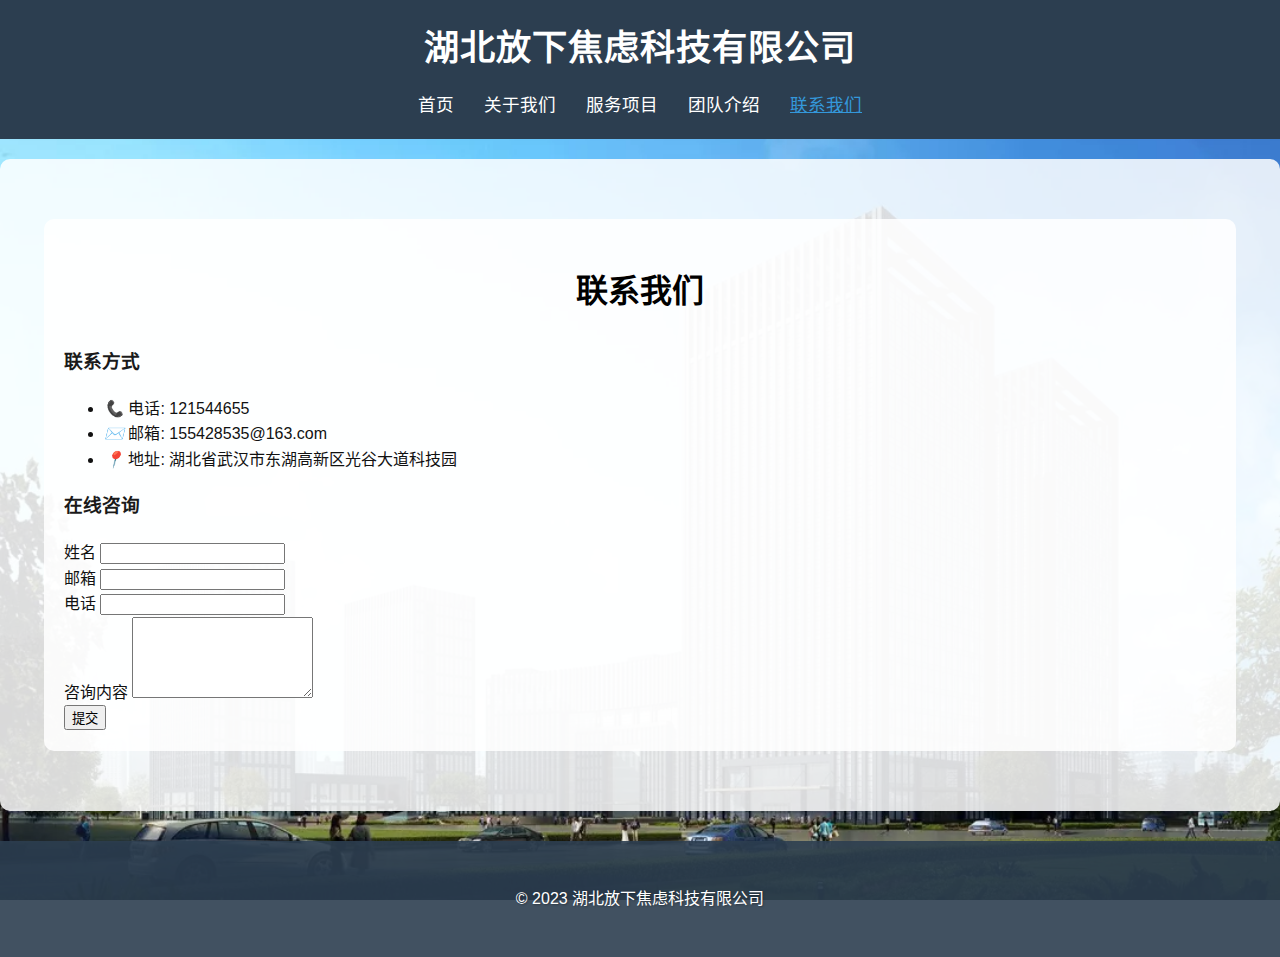
<file: 公司官网测试/contact.html>
<!DOCTYPE html>
<html lang="zh-CN">
<head>
    <meta charset="UTF-8">
    <meta name="viewport" content="width=device-width, initial-scale=1.0">
    <title>联系我们 - 湖北放下焦虑科技有限公司</title>
    <link rel="stylesheet" href="style.css">
</head>
<body>
    <header>
        <div class="container">
            <h1>湖北放下焦虑科技有限公司</h1>
            <nav>
                <ul>
                    <li><a href="index.html">首页</a></li>
                    <li><a href="about.html">关于我们</a></li>
                    <li><a href="services.html">服务项目</a></li>
                    <li><a href="team.html">团队介绍</a></li>
                    <li><a href="contact.html" class="active">联系我们</a></li>
                </ul>
            </nav>
        </div>
    </header>

    <section class="contact-section">
        <div class="container">
            <h2>联系我们</h2>
            <div class="contact-content">
                <div class="contact-info">
                    <h3>联系方式</h3>
                    <ul>
                        <li><i class="icon">📞</i> 电话: 121544655</li>
                        <li><i class="icon">✉️</i> 邮箱: 155428535@163.com</li>
                        <li><i class="icon">📍</i> 地址: 湖北省武汉市东湖高新区光谷大道科技园</li>
                    </ul>
                </div>
                <div class="contact-form">
                    <h3>在线咨询</h3>
                    <form action="#" method="post">
                        <div class="form-group">
                            <label for="name">姓名</label>
                            <input type="text" id="name" name="name" required>
                        </div>
                        <div class="form-group">
                            <label for="email">邮箱</label>
                            <input type="email" id="email" name="email" required>
                        </div>
                        <div class="form-group">
                            <label for="phone">电话</label>
                            <input type="tel" id="phone" name="phone">
                        </div>
                        <div class="form-group">
                            <label for="message">咨询内容</label>
                            <textarea id="message" name="message" rows="5" required></textarea>
                        </div>
                        <button type="submit" class="submit-btn">提交</button>
                    </form>
                </div>
            </div>
        </div>
    </section>

    <footer>
        <div class="container">
            <p>&copy; 2023 湖北放下焦虑科技有限公司</p>
        </div>
    </footer>
</body>
</html>
</file>
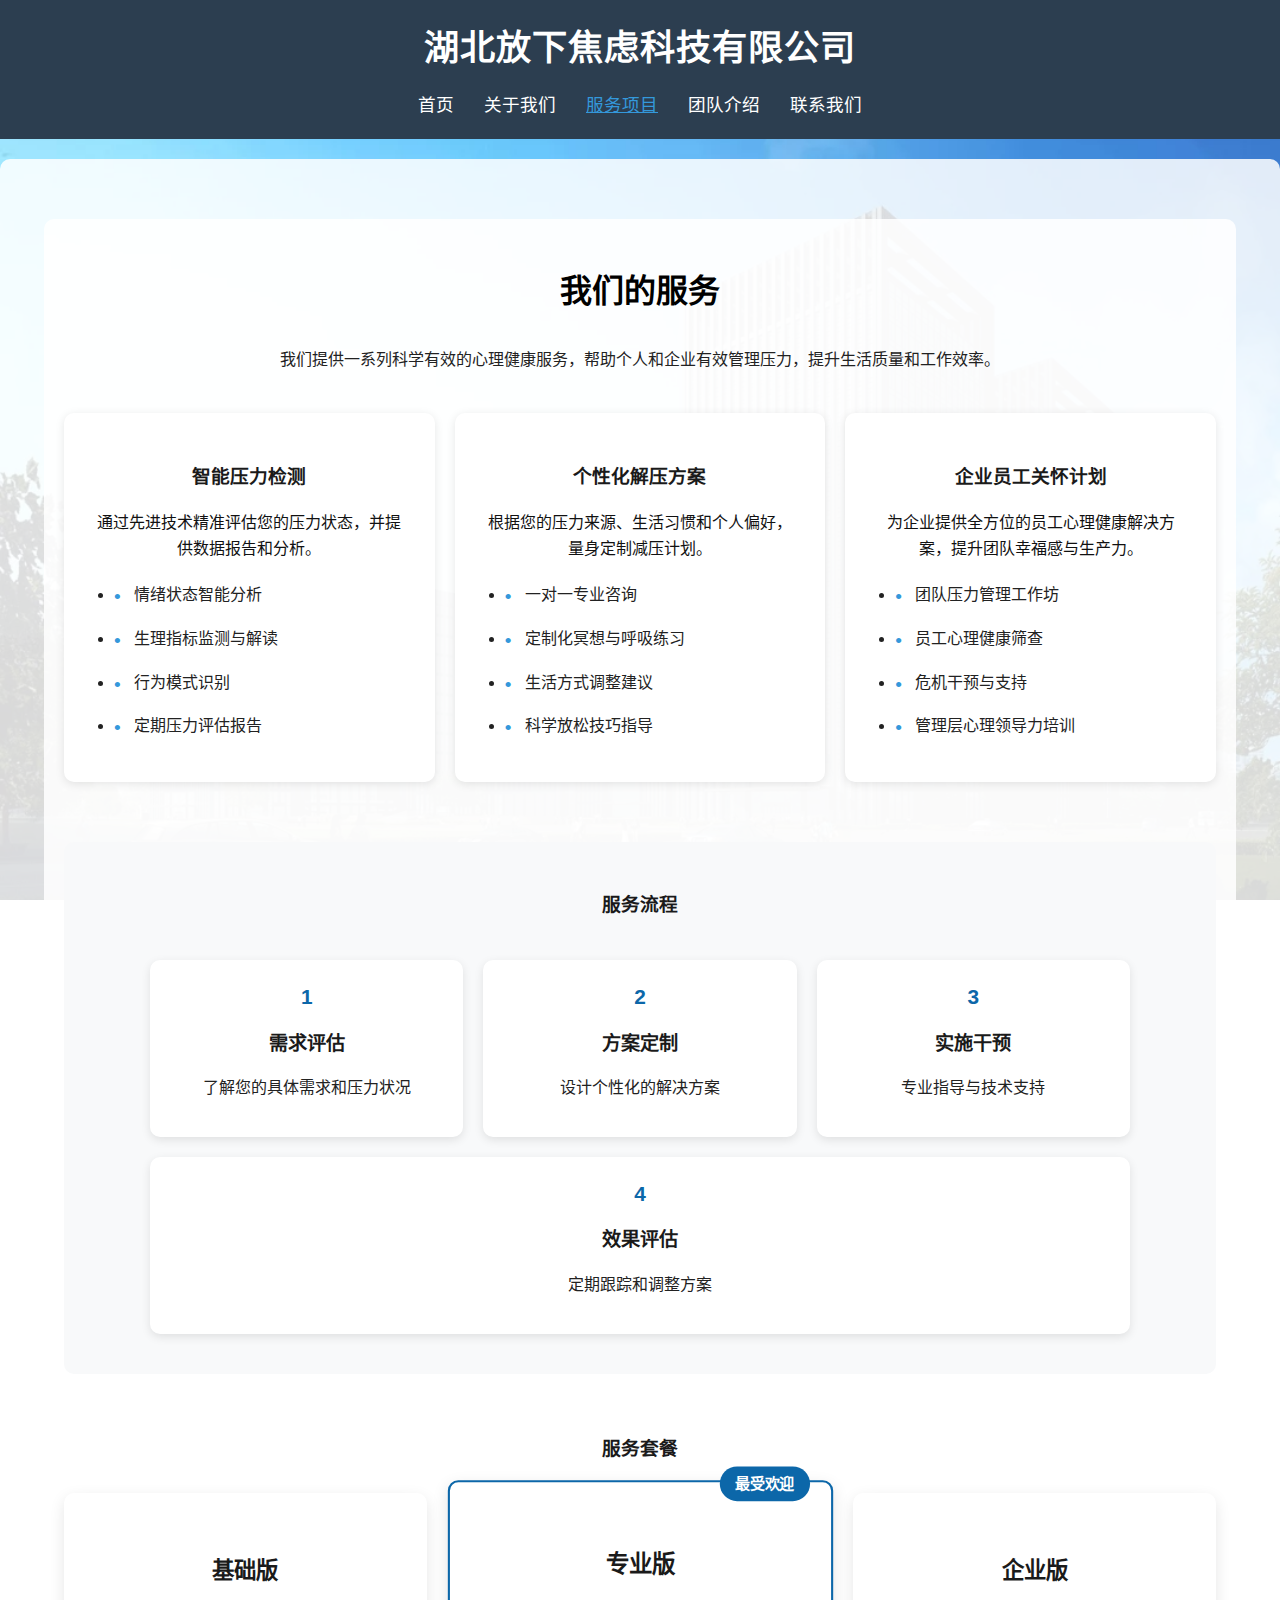
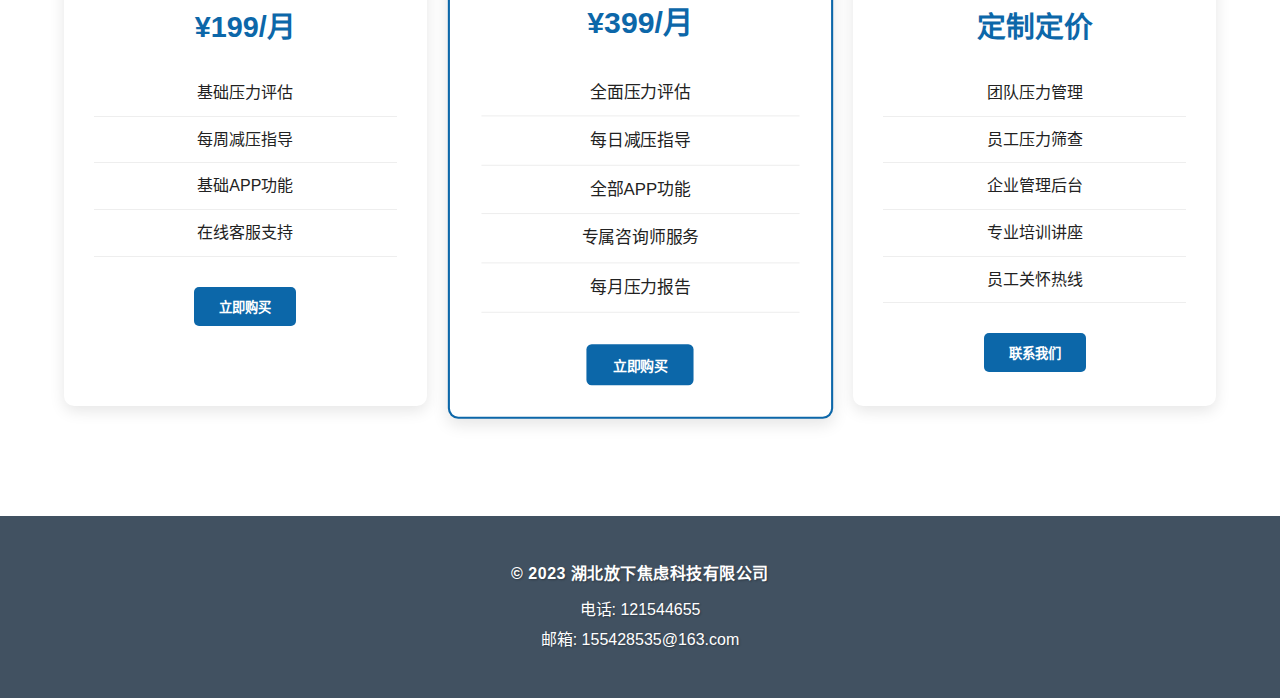
<file: 公司官网测试/services.html>
<!DOCTYPE html>
<html lang="zh-CN">
<head>
    <meta charset="UTF-8">
    <meta name="viewport" content="width=device-width, initial-scale=1.0">
    <title>服务项目 - 湖北放下焦虑科技有限公司</title>
    <link rel="stylesheet" href="style.css">
</head>
<body>
    <header>
        <div class="container">
            <h1>湖北放下焦虑科技有限公司</h1>
            <nav>
                <ul>
                    <li><a href="index.html">首页</a></li>
                    <li><a href="about.html">关于我们</a></li>
                    <li><a href="services.html" class="active">服务项目</a></li>
                    <li><a href="team.html">团队介绍</a></li>
                    <li><a href="contact.html">联系我们</a></li>
                </ul>
            </nav>
        </div>
    </header>

    <section class="services-section">
        <div class="container">
            <h2>我们的服务</h2>
            <p class="section-intro">我们提供一系列科学有效的心理健康服务，帮助个人和企业有效管理压力，提升生活质量和工作效率。</p>
            
            <div class="service-grid">
                <div class="service-item">
                    <h3>智能压力检测</h3>
                    <p>通过先进技术精准评估您的压力状态，并提供数据报告和分析。</p>
                    <ul class="service-details">
                        <li>情绪状态智能分析</li>
                        <li>生理指标监测与解读</li>
                        <li>行为模式识别</li>
                        <li>定期压力评估报告</li>
                    </ul>
                </div>
                
                <div class="service-item">
                    <h3>个性化解压方案</h3>
                    <p>根据您的压力来源、生活习惯和个人偏好，量身定制减压计划。</p>
                    <ul class="service-details">
                        <li>一对一专业咨询</li>
                        <li>定制化冥想与呼吸练习</li>
                        <li>生活方式调整建议</li>
                        <li>科学放松技巧指导</li>
                    </ul>
                </div>
                
                <div class="service-item">
                    <h3>企业员工关怀计划</h3>
                    <p>为企业提供全方位的员工心理健康解决方案，提升团队幸福感与生产力。</p>
                    <ul class="service-details">
                        <li>团队压力管理工作坊</li>
                        <li>员工心理健康筛查</li>
                        <li>危机干预与支持</li>
                        <li>管理层心理领导力培训</li>
                    </ul>
                </div>
            </div>
            
            <div class="service-process">
                <h3>服务流程</h3>
                <div class="process-steps">
                    <div class="step">
                        <div class="step-number">1</div>
                        <h4>需求评估</h4>
                        <p>了解您的具体需求和压力状况</p>
                    </div>
                    <div class="step">
                        <div class="step-number">2</div>
                        <h4>方案定制</h4>
                        <p>设计个性化的解决方案</p>
                    </div>
                    <div class="step">
                        <div class="step-number">3</div>
                        <h4>实施干预</h4>
                        <p>专业指导与技术支持</p>
                    </div>
                    <div class="step">
                        <div class="step-number">4</div>
                        <h4>效果评估</h4>
                        <p>定期跟踪和调整方案</p>
                    </div>
                </div>
            </div>
            
            <div class="pricing">
                <h3>服务套餐</h3>
                <div class="pricing-grid">
                    <div class="pricing-item">
                        <h4>基础版</h4>
                        <div class="price">¥199/月</div>
                        <ul>
                            <li>基础压力评估</li>
                            <li>每周减压指导</li>
                            <li>基础APP功能</li>
                            <li>在线客服支持</li>
                        </ul>
                        <button class="pricing-btn">立即购买</button>
                    </div>
                    <div class="pricing-item featured">
                        <div class="featured-label">最受欢迎</div>
                        <h4>专业版</h4>
                        <div class="price">¥399/月</div>
                        <ul>
                            <li>全面压力评估</li>
                            <li>每日减压指导</li>
                            <li>全部APP功能</li>
                            <li>专属咨询师服务</li>
                            <li>每月压力报告</li>
                        </ul>
                        <button class="pricing-btn">立即购买</button>
                    </div>
                    <div class="pricing-item">
                        <h4>企业版</h4>
                        <div class="price">定制定价</div>
                        <ul>
                            <li>团队压力管理</li>
                            <li>员工压力筛查</li>
                            <li>企业管理后台</li>
                            <li>专业培训讲座</li>
                            <li>员工关怀热线</li>
                        </ul>
                        <button class="pricing-btn">联系我们</button>
                    </div>
                </div>
            </div>
        </div>
    </section>

    <footer>
        <div class="container">
            <p class="copyright">&copy; 2023 湖北放下焦虑科技有限公司</p>
            <div class="contact-info">
                <p>电话: 121544655</p>
                <p>邮箱: 155428535@163.com</p>
            </div>
        </div>
    </footer>
</body>
</html>
</file>
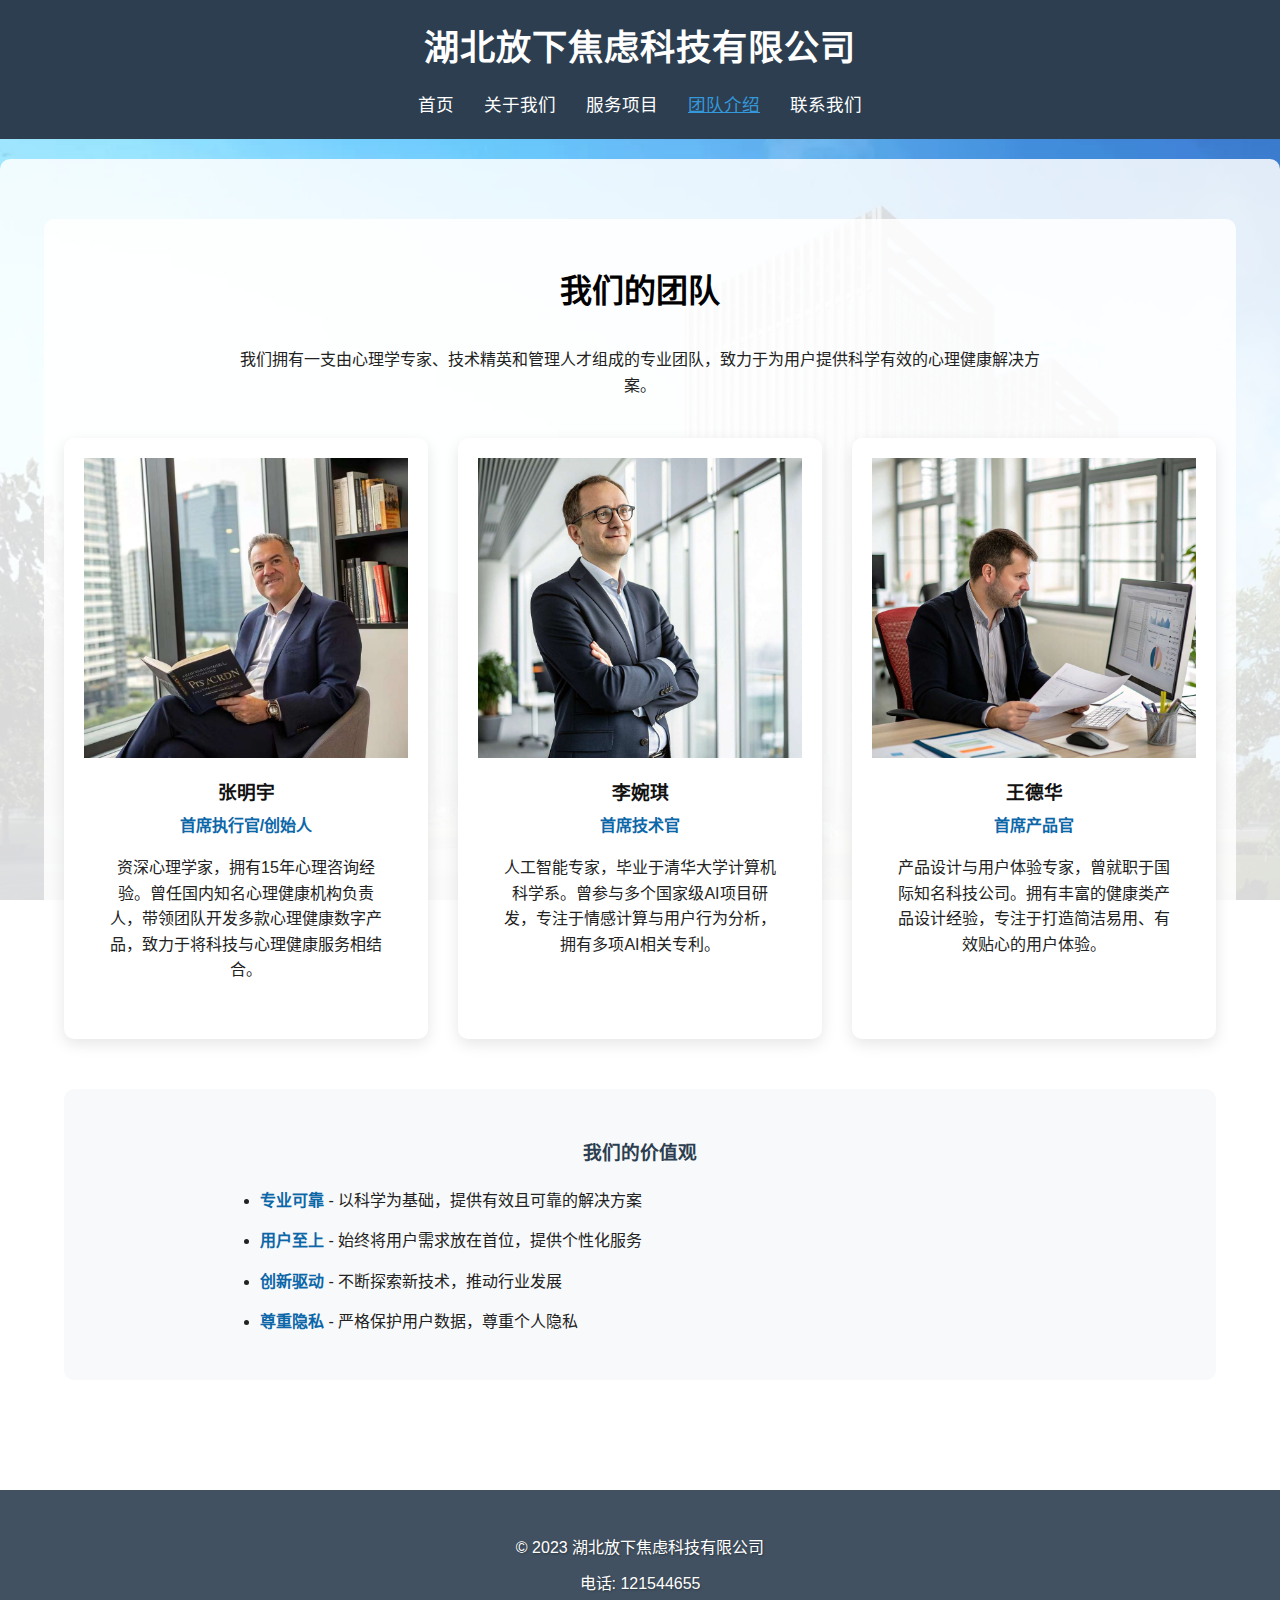
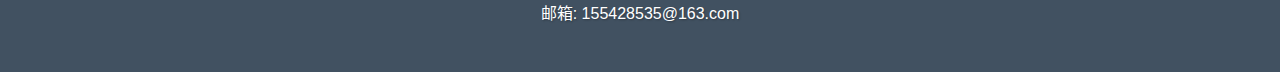
<file: 公司官网测试/team.html>
<!DOCTYPE html>
<html lang="zh-CN">
<head>
    <meta charset="UTF-8">
    <meta name="viewport" content="width=device-width, initial-scale=1.0">
    <title>团队介绍 - 湖北放下焦虑科技有限公司</title>
    <link rel="stylesheet" href="style.css">
</head>
<body>
    <header>
        <div class="container">
            <h1>湖北放下焦虑科技有限公司</h1>
            <nav>
                <ul>
                    <li><a href="index.html">首页</a></li>
                    <li><a href="about.html">关于我们</a></li>
                    <li><a href="services.html">服务项目</a></li>
                    <li><a href="team.html" class="active">团队介绍</a></li>
                    <li><a href="contact.html">联系我们</a></li>
                </ul>
            </nav>
        </div>
    </header>

    <section class="team-section">
        <div class="container">
            <h2>我们的团队</h2>
            <p class="section-intro">我们拥有一支由心理学专家、技术精英和管理人才组成的专业团队，致力于为用户提供科学有效的心理健康解决方案。</p>
            
            <div class="team-grid">
                <div class="team-member">
                    <div class="member-image">
                        <img src="images/slide4.jpg.jpg" alt="团队成员">
                    </div>
                    <h3>张明宇</h3>
                    <p class="member-title">首席执行官/创始人</p>
                    <p class="member-bio">资深心理学家，拥有15年心理咨询经验。曾任国内知名心理健康机构负责人，带领团队开发多款心理健康数字产品，致力于将科技与心理健康服务相结合。</p>
                </div>
                
                <div class="team-member">
                    <div class="member-image">
                        <img src="images/slide5.jpg.jpg" alt="团队成员">
                    </div>
                    <h3>李婉琪</h3>
                    <p class="member-title">首席技术官</p>
                    <p class="member-bio">人工智能专家，毕业于清华大学计算机科学系。曾参与多个国家级AI项目研发，专注于情感计算与用户行为分析，拥有多项AI相关专利。</p>
                </div>
                
                <div class="team-member">
                    <div class="member-image">
                        <img src="images/slide6.jpg.jpg" alt="团队成员">
                    </div>
                    <h3>王德华</h3>
                    <p class="member-title">首席产品官</p>
                    <p class="member-bio">产品设计与用户体验专家，曾就职于国际知名科技公司。拥有丰富的健康类产品设计经验，专注于打造简洁易用、有效贴心的用户体验。</p>
                </div>
            </div>
            
            <div class="team-values">
                <h3>我们的价值观</h3>
                <ul>
                    <li><strong>专业可靠</strong> - 以科学为基础，提供有效且可靠的解决方案</li>
                    <li><strong>用户至上</strong> - 始终将用户需求放在首位，提供个性化服务</li>
                    <li><strong>创新驱动</strong> - 不断探索新技术，推动行业发展</li>
                    <li><strong>尊重隐私</strong> - 严格保护用户数据，尊重个人隐私</li>
                </ul>
            </div>
        </div>
    </section>

    <footer>
        <div class="container">
            <p>&copy; 2023 湖北放下焦虑科技有限公司</p>
            <div class="contact-info">
                <p>电话: 121544655</p>
                <p>邮箱: 155428535@163.com</p>
            </div>
        </div>
    </footer>
</body>
</html>
</file>
<file: 公司官网测试/style.css>
/* 基础样式 */
body {
    font-family: 'PingFang SC', 'Microsoft YaHei', sans-serif;
    line-height: 1.6;
    color: #111; /* 从#333加深为#111 */
    margin: 0;
    padding: 0;
    background-image: url('images/company.jpg.jpg'); /* 设置背景图 */
    background-size: cover;
    background-attachment: fixed; /* 背景固定不滚动 */
    background-position: center;
}

.container {
    width: 90%;
    max-width: 1200px;
    margin: 0 auto;
    background-color: rgba(255, 255, 255, 0.85); /* 半透明白色背景 */
    padding: 20px;
    border-radius: 10px;
}

/* 头部样式 */
header {
    background: rgba(44, 62, 80, 1); /* 改为不透明，更深的颜色 */
    color: #ffffff; /* 更亮的白色 */
    padding: 20px 0;
    position: sticky;
    top: 0;
    z-index: 1000;
    text-align: center; /* 整体居中 */
}

header .container {
    background-color: transparent; /* 移除容器背景色 */
    padding: 0; /* 移除内边距 */
    border-radius: 0; /* 移除圆角 */
    box-shadow: none; /* 移除阴影效果 */
}

header h1 {
    margin: 0 0 15px 0;
    font-size: 2.2rem;
    font-weight: 700; /* 加粗 */
    letter-spacing: 1px; /* 增加字母间距 */
}

/* 导航菜单居中 */
nav ul {
    list-style: none;
    padding: 0;
    margin: 0;
    display: flex;
    justify-content: center; /* 水平居中 */
}

nav ul li {
    margin: 0 15px; /* 调整左右间距 */
}

nav ul li a {
    color: #ffffff; /* 更亮的白色 */
    text-decoration: none;
    font-weight: 500;
    transition: color 0.3s;
    font-size: 1.1rem; /* 增大字体 */
}

nav ul li a:hover,
nav ul li a.active {
    color: #3498db; /* 保持悬停颜色 */
    text-decoration: underline; /* 添加下划线 */
}

/* 轮播图样式 */
.swiper-container {
    width: 100%;
    height: 500px;
    position: relative;
    margin-top: 20px;
    border-radius: 10px;
    overflow: hidden;
    background-color: rgba(255, 255, 255, 0.1);
}

.swiper-slide {
    background-size: cover;
    background-position: center;
    display: flex;
    align-items: center;
    justify-content: center;
    color: #fff;
    text-align: center;
    border-radius: 10px;
}

.slide-content {
    background: rgba(0, 0, 0, 0.5);
    padding: 30px;
    border-radius: 10px;
    max-width: 80%;
}

.slide-content h2 {
    font-size: 2.5rem;
    margin-bottom: 15px;
    color: #fff;
}

.slide-content p {
    font-size: 1.2rem;
    color: #fff;
}

/* 分页器和导航按钮样式 */
.swiper-pagination-bullet {
    background: #fff;
    opacity: 0.5;
}

.swiper-pagination-bullet-active {
    background: #3498db;
    opacity: 1;
}

.swiper-button-next, .swiper-button-prev {
    color: #3498db;
    background: rgba(255, 255, 255, 0.8);
    padding: 10px;
    border-radius: 50%;
    width: 40px;
    height: 40px;
    display: flex;
    align-items: center;
    justify-content: center;
}

.swiper-button-next::after, .swiper-button-prev::after {
    font-size: 1.5rem;
}

/* 公司简介 */
.intro {
    padding: 60px 0;
    background: rgba(255, 255, 255, 0.85);
    border-radius: 10px;
    margin: 20px 0;
}

.intro-content {
    display: flex;
    gap: 40px;
    align-items: center;
}

.intro-text {
    flex: 1;
}

.intro-image {
    flex: 1;
}

.intro-image img {
    width: 100%;
    border-radius: 10px;
}

/* 核心优势 */
.advantages {
    padding: 60px 0;
    background: rgba(255, 255, 255, 0.85);
    border-radius: 10px;
    margin: 20px 0;
}

.advantage-grid {
    display: grid;
    grid-template-columns: repeat(auto-fit, minmax(300px, 1fr));
    gap: 30px;
}

.advantage-item {
    background: #fff;
    padding: 30px;
    border-radius: 10px;
    text-align: center;
    box-shadow: 0 2px 10px rgba(0, 0, 0, 0.1);
    transition: all 0.3s ease;
    position: relative;
    overflow: hidden;
    z-index: 1;
}

.advantage-item:hover {
    transform: translateY(-10px);
    box-shadow: 0 15px 30px rgba(0, 0, 0, 0.1);
}

.advantage-item h3 {
    font-size: 1.5rem;
    margin-bottom: 15px;
    color: #2c3e50;
}

.advantage-details {
    margin-top: 20px;
    text-align: left;
}

.advantage-details ul {
    list-style: none;
    padding: 0;
    margin: 0;
}

.advantage-details li {
    padding: 8px 0;
    position: relative;
    padding-left: 25px;
    color: #222; /* 从#555加深为#222 */
}

.advantage-details li:before {
    content: "✓";
    color: #3498db;
    position: absolute;
    left: 0;
    font-weight: bold;
}

.advantage-item:before {
    content: "";
    position: absolute;
    bottom: 0;
    left: 0;
    width: 100%;
    height: 3px;
    background: #3498db;
    transform: scaleX(0);
    transform-origin: right;
    transition: transform 0.3s ease;
    z-index: -1;
}

.advantage-item:hover:before {
    transform: scaleX(1);
    transform-origin: left;
}

/* 其他部分样式 */
#hero {
    background: #3498db;
    color: #fff;
    padding: 100px 0;
    text-align: center;
}

#hero h2 {
    font-size: 2.5rem;
    margin-bottom: 20px;
}

.cta-button {
    display: inline-block;
    background: #fff;
    color: #3498db;
    padding: 10px 20px;
    text-decoration: none;
    border-radius: 5px;
}

section {
    padding: 60px 0;
}

h2 {
    font-size: 2rem;
    margin-bottom: 30px;
    text-align: center;
    color: #000; /* 加深为纯黑色 */
}

h3 {
    color: #1a1a1a; /* 加深为更暗的颜色 */
}

.service-grid, .team-grid {
    display: grid;
    grid-template-columns: repeat(auto-fit, minmax(300px, 1fr));
    gap: 20px;
}

.service-item {
    background: #fff;
    padding: 30px;
    border-radius: 10px;
    text-align: center;
    box-shadow: 0 2px 10px rgba(0, 0, 0, 0.1);
    transition: transform 0.3s ease;
}

.team-member {
    background: #fff;
    padding: 20px;
    border-radius: 5px;
    text-align: center;
}

footer {
    background: rgba(44, 62, 80, 0.9);
    color: #ffffff; /* 加深页脚基础文字颜色 */
    text-align: center;
    padding: 20px 0;
    margin-top: 30px;
}

footer .container {
    background-color: rgba(255, 255, 255, 0); /* 移除容器背景色 */
}

footer p {
    margin: 5px 0;
    font-weight: 500; /* 增加字重 */
    text-shadow: 1px 1px 2px rgba(0, 0, 0, 0.3); /* 添加文字阴影增加可读性 */
}

footer .contact-info {
    margin-top: 10px;
}

footer .contact-info p {
    color: #ffffff; /* 加深联系信息文字颜色 */
    font-size: 1rem;
    font-weight: 500;
    margin: 5px 0;
}

/* 版权信息加粗显示 */
footer .copyright {
    font-weight: 600;
    letter-spacing: 0.5px;
}

/* 新增服务项目详细样式 */
.service-details {
    list-style: none;
    padding: 0;
    margin: 15px 0 0;
    text-align: left;
}

.service-details li {
    padding: 5px 0;
    position: relative;
    padding-left: 20px;
}

.service-details li::before {
    content: "•";
    color: #3498db;
    position: absolute;
    left: 0;
    font-size: 1.2em;
}

/* 确保所有内容区域有适当的背景 */
.intro, .advantages, .about-section, .services-section, .team-section, .contact-section {
    background-color: rgba(255, 255, 255, 0.85);
    border-radius: 10px;
    margin: 20px 0;
}

/* 核心优势样式优化 */
.advantage-icon {
    width: 80px;
    height: 80px;
    border-radius: 50%;
    background-color: #3498db;
    color: white;
    display: flex;
    align-items: center;
    justify-content: center;
    margin: 0 auto 20px;
    font-size: 2.5rem;
    box-shadow: 0 4px 10px rgba(52, 152, 219, 0.3);
}

.advantage-icon img {
    max-width: 50px;
    max-height: 50px;
}

/* 公司简介样式优化 */
.intro-text h3 {
    color: #0c67a9; /* 从#3498db加深为#0c67a9 */
    margin: 20px 0 10px;
    font-size: 1.3rem;
}

.intro-text h3:first-child {
    margin-top: 0;
}

.company-history {
    padding-left: 20px;
    margin: 15px 0;
}

.company-history li {
    margin-bottom: 10px;
}

.company-history strong {
    color: #111; /* 从#2c3e50加深为#111 */
}

@media (max-width: 768px) {
    .intro-content {
        flex-direction: column;
    }
    
    .intro-image {
        margin-top: 30px;
    }
}

/* 团队页面样式 */
.team-section {
    padding: 60px 0;
}

.section-intro {
    text-align: center;
    max-width: 800px;
    margin: 0 auto 40px;
    color: #222; /* 从#555加深为#222 */
}

.team-grid {
    display: grid;
    grid-template-columns: repeat(auto-fit, minmax(300px, 1fr));
    gap: 30px;
    margin-bottom: 50px;
}

.team-member {
    background: #fff;
    border-radius: 10px;
    overflow: hidden;
    box-shadow: 0 5px 15px rgba(0, 0, 0, 0.1);
    transition: transform 0.3s ease;
}

.team-member:hover {
    transform: translateY(-10px);
}

.member-image {
    height: 300px;
    overflow: hidden;
}

.member-image img {
    width: 100%;
    height: 100%;
    object-fit: cover;
    transition: transform 0.5s ease;
}

.team-member:hover .member-image img {
    transform: scale(1.05);
}

.team-member h3 {
    margin: 20px 20px 5px;
    color: #111; /* 从#2c3e50加深为#111 */
}

.member-title {
    color: #0c67a9; /* 从#3498db加深为#0c67a9 */
    font-weight: 600;
    margin: 0 20px 10px;
}

.member-bio {
    padding: 0 20px 20px;
    color: #222; /* 从#555加深为#222 */
}

.team-values {
    background: #f8f9fa;
    padding: 30px;
    border-radius: 10px;
}

.team-values h3 {
    color: #2c3e50;
    margin-bottom: 20px;
    text-align: center;
}

.team-values ul {
    max-width: 800px;
    margin: 0 auto;
}

.team-values li {
    margin-bottom: 15px;
    color: #222; /* 加深为#222 */
}

.team-values strong {
    color: #0c67a9; /* 从#3498db加深为#0c67a9 */
}

@media (max-width: 768px) {
    .team-grid {
        grid-template-columns: 1fr;
    }
}

/* 服务流程步骤样式 */
.service-process {
    margin-top: 60px;
    background: #f8f9fa;
    padding: 30px;
    border-radius: 10px;
}

.service-process h3 {
    text-align: center;
    margin-bottom: 30px;
    color: #1a1a1a;
}

.process-steps {
    display: flex;
    justify-content: space-between;
    flex-wrap: wrap;
    max-width: 1000px;
    margin: 0 auto;
}

.step {
    flex: 1 1 200px;
    text-align: center;
    padding: 20px;
    margin: 10px;
    background: #fff;
    border-radius: 10px;
    box-shadow: 0 3px 10px rgba(0, 0, 0, 0.1);
    transition: transform 0.3s ease;
}

.step:hover {
    transform: translateY(-5px);
}

.step-number {
    color: #0c67a9;
    font-weight: bold;
    font-size: 1.3rem;
}

.step h4 {
    color: #1a1a1a;
    margin: 15px 0;
    font-size: 1.2rem;
}

.step p {
    color: #222;
}

@media (max-width: 768px) {
    .process-steps {
        flex-direction: column;
    }
    
    .step {
        margin: 10px 0;
    }
}

/* 服务详情样式 */
.service-details {
    list-style: disc;
    padding-left: 20px;
    margin-top: 15px;
    text-align: left;
}

.service-details li {
    margin-bottom: 8px;
    color: #222;
}

/* 套餐价格样式 */
.pricing {
    margin-top: 60px;
}

.pricing h3 {
    text-align: center;
    margin-bottom: 30px;
    color: #1a1a1a;
}

.pricing-grid {
    display: flex;
    justify-content: center;
    flex-wrap: wrap;
    gap: 30px;
}

.pricing-item {
    background: #fff;
    border-radius: 10px;
    padding: 30px;
    box-shadow: 0 5px 15px rgba(0, 0, 0, 0.1);
    flex: 1 1 250px;
    max-width: 350px;
    text-align: center;
    position: relative;
    transition: transform 0.3s ease;
}

.pricing-item:hover {
    transform: translateY(-10px);
}

.featured {
    border: 2px solid #0c67a9;
    transform: scale(1.05);
}

.featured-label {
    position: absolute;
    top: -15px;
    right: 20px;
    background: #0c67a9;
    color: white;
    padding: 5px 15px;
    border-radius: 20px;
    font-size: 0.9rem;
    font-weight: bold;
}

.pricing-item h4 {
    color: #1a1a1a;
    font-size: 1.4rem;
    margin-bottom: 15px;
}

.price {
    font-size: 1.8rem;
    color: #0c67a9;
    font-weight: bold;
    margin-bottom: 20px;
}

.pricing-item ul {
    list-style: none;
    padding: 0;
    margin-bottom: 30px;
}

.pricing-item li {
    padding: 10px 0;
    border-bottom: 1px solid #eee;
    color: #222;
}

.pricing-btn {
    background: #0c67a9;
    color: white;
    border: none;
    padding: 10px 25px;
    border-radius: 5px;
    font-weight: bold;
    cursor: pointer;
    transition: background 0.3s;
}

.pricing-btn:hover {
    background: #084e80;
}
</file>
